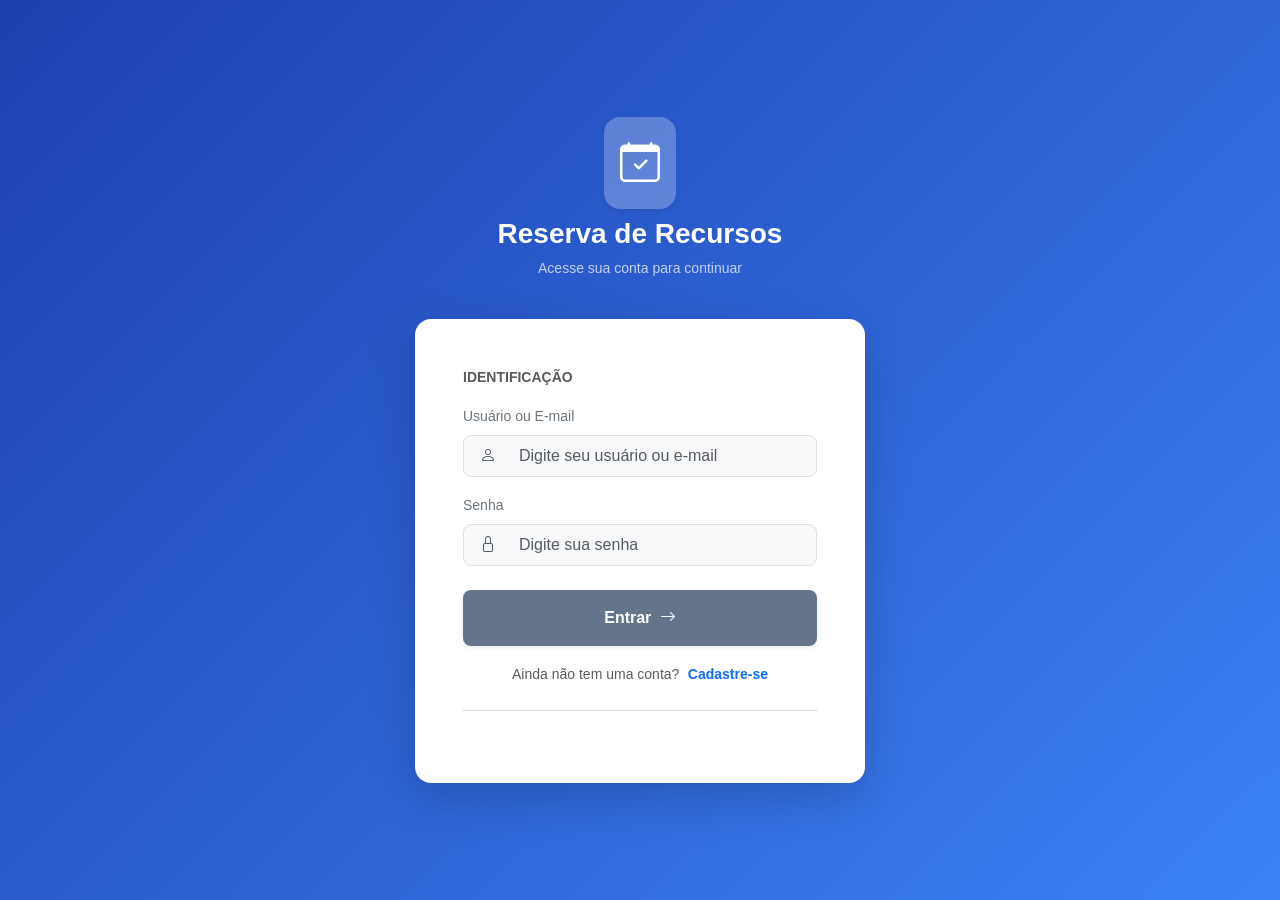
<file: index.html>
<!DOCTYPE html>
<html lang="pt-BR">
<head>
    <meta charset="UTF-8">
    <meta name="viewport" content="width=device-width, initial-scale=1.0">
    <title>Login</title>
    <link href="https://cdn.jsdelivr.net/npm/bootstrap@5.3.8/dist/css/bootstrap.min.css" rel="stylesheet">
    <link rel="stylesheet" href="https://cdn.jsdelivr.net/npm/bootstrap-icons@1.11.3/font/bootstrap-icons.min.css">
    <link rel="stylesheet" href="./CSS/style.css">
</head>
<body class="bg-primary-custom">

    <div class="container d-flex flex-column justify-content-center align-items-center min-vh-100 py-4">
        
        <div class="text-center text-white mb-4">
            <div class="bg-white bg-opacity-25 p-3 rounded-4 d-inline-block mb-2 shadow-sm">
                <i class="bi bi-calendar-check fs-1 text-white"></i>
            </div>
            <h1 class="h3 fw-bold">Reserva de Recursos</h1>
            <p class="text-light opacity-75 small">Acesse sua conta para continuar</p>
        </div>

        <div class="card border-0 shadow-lg rounded-4 w-100" style="max-width: 450px;">
            <div class="card-body p-4 p-md-5">
                
                <span class="d-block text-uppercase text-muted small fw-semibold mb-3">Identificação</span>

                <form action="./PHP/logar.php" method="POST">
                    
                    <div class="mb-3">
                        <label for="usuario" class="form-label text-secondary small fw-medium">Usuário ou E-mail</label>
                        <div class="input-group bg-light rounded-3 overflow-hidden border">
                            <span class="input-group-text bg-transparent border-0 text-muted ps-3">
                                <i class="bi bi-person"></i>
                            </span>
                            <input type="text" class="form-control bg-transparent border-0 py-2 shadow-none" id="usuario" name="email" placeholder="Digite seu usuário ou e-mail" required>
                        </div>
                    </div>

                    <div class="mb-4">
                        <label for="senha" class="form-label text-secondary small fw-medium">Senha</label>
                        <div class="input-group bg-light rounded-3 overflow-hidden border">
                            <span class="input-group-text bg-transparent border-0 text-muted ps-3">
                                <i class="bi bi-lock"></i>
                            </span>
                            <input type="password" class="form-control bg-transparent border-0 py-2 shadow-none" id="senha" name="senha" placeholder="Digite sua senha" required>
                        </div>
                    </div>
                   
                    <button type="submit" class="btn btn-secondary-custom w-100 py-3 fw-semibold rounded-3 text-white shadow-sm mb-3">
                        Entrar <i class="bi bi-arrow-right ms-1"></i>
                    </button>

                    <div class="text-center">
                        <span class="text-muted small">Ainda não tem uma conta?</span>
                        <a href="cadastro.html" class="text-decoration-none fw-semibold small ms-1 text-primary">Cadastre-se</a>
                    </div>
                </form>

                <hr class="my-4 text-muted opacity-25">

            </div>
        </div>

    </div>

    <script src="https://cdn.jsdelivr.net/npm/bootstrap@5.3.8/dist/js/bootstrap.bundle.min.js"></script>
</body>
</html>
</file>
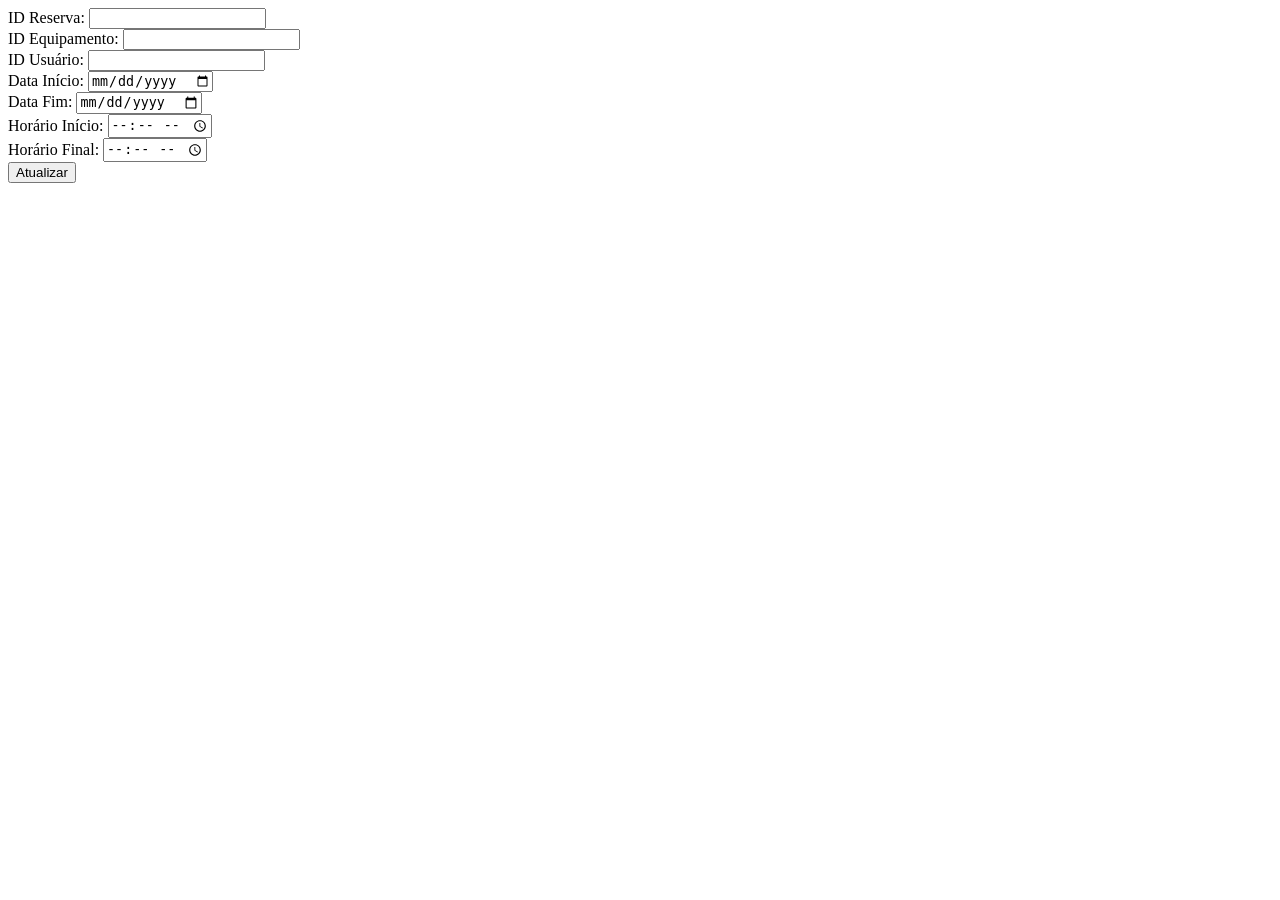
<file: atualizarReservaEquip.html>
<!DOCTYPE html>
<html lang="PT-BR">
    <head>
        <meta charset="UTF-8">
        <meta name="viewport" content="width=device-width, initial-scale=1.0">
        <title>Document</title>
    </head>
    <body>
        <form method="post" action="./PHP/atualizarResewrvaEquip.php">
            <label>ID Reserva:</label>
            <input type="text" name="id_reserva_equip" required><br>

            <label>ID Equipamento:</label>
            <input type="text" name="id_equip" required><br>

            <label>ID Usuário:</label>
            <input type="text" name="id_usuario" required><br>

            <label>Data Início:</label>
            <input type="date" name="inicio_data" required><br>

            <label>Data Fim:</label>
            <input type="date" name="fim_data" required><br>

            <label>Horário Início:</label>
            <input type="time" name="horario_inicio" required><br>

            <label>Horário Final:</label>
            <input type="time" name="horario_final" required><br>

            <button type="submit">Atualizar</button>
        </form>
    </body>
</html>
</file>
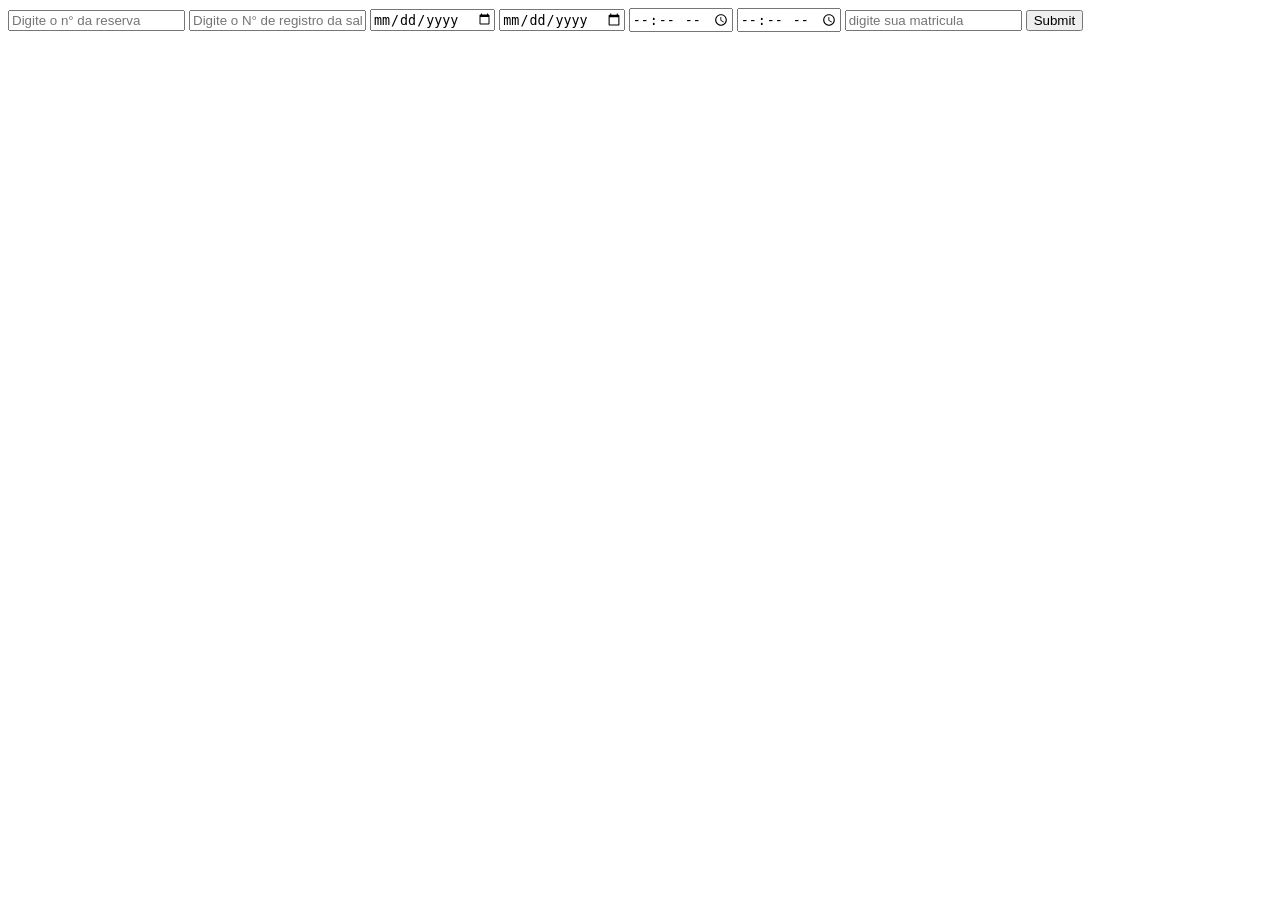
<file: atualizarReservaLab.html>
<!DOCTYPE html>
<html lang="pt-br">
<head>
    <meta charset="UTF-8">
    <meta name="viewport" content="width=device-width, initial-scale=1.0">
    <title>Document</title>
</head>
<body>
    <form method="post" action="./PHP/atualizarReservaLab.php">
        <input type="text" name="idreserva" placeholder="Digite o n° da reserva">
        <input type="text" name="salaLab" placeholder="Digite o N° de registro da sala">
        <input type="date" name="DtaInicio" placeholder="data de inicio da reserva">
        <input type="date" name="DtaFiml" placeholder="data de termino da reserva">
        <input type="time" name="tempInicio" placeholder="Horario de inico da reserva">
        <input type="time" name="tempFim" placeholder="horario de termino">
        <input type="text" name="matricula" placeholder="digite sua matricula">
        <input type="submit">
    </form>
</body>
</html>
</file>
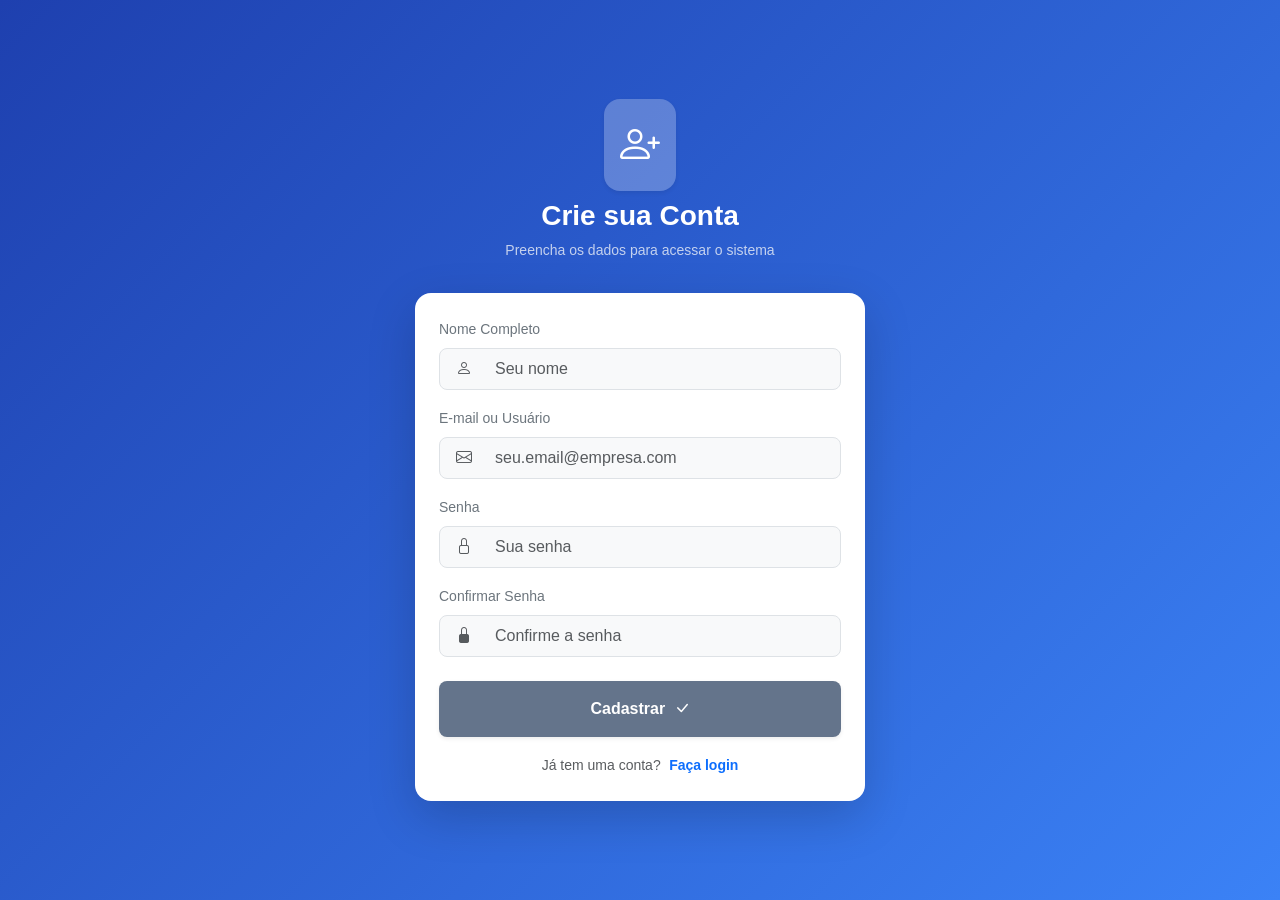
<file: cadastro.html>
<!DOCTYPE html>
<html lang="pt-BR">
<head>
    <meta charset="UTF-8">
    <meta name="viewport" content="width=device-width, initial-scale=1.0">
    <title>Cadastro</title>
    
    <link href="https://cdn.jsdelivr.net/npm/bootstrap@5.3.3/dist/css/bootstrap.min.css" rel="stylesheet">
    <link rel="stylesheet" href="https://cdn.jsdelivr.net/npm/bootstrap-icons@1.11.3/font/bootstrap-icons.min.css">
    <link rel="stylesheet" href="CSS/style.css">
</head>
<body class="bg-primary-custom">

    <div class="container d-flex flex-column justify-content-center align-items-center min-vh-100 py-4">
        

        <div class="text-center text-white mb-3">
            <div class="bg-white bg-opacity-25 p-3 rounded-4 d-inline-block mb-2 shadow-sm">
                <i class="bi bi-person-plus fs-1 text-white"></i>
            </div>
            <h1 class="h3 fw-bold">Crie sua Conta</h1>
            <p class="text-light opacity-75 small">Preencha os dados para acessar o sistema</p>
        </div>

      
        <div class="card border-0 shadow-lg rounded-4 w-100" style="max-width: 450px;">
            <div class="card-body p-4 p-md-4">
                
                <form action="./PHP/cadastrarUser.php" method="POST">
                    
                    <div class="mb-3">
                        <label for="nome" class="form-label text-secondary small fw-medium">Nome Completo</label>
                        <div class="input-group bg-light rounded-3 overflow-hidden border">
                            <span class="input-group-text bg-transparent border-0 text-muted ps-3"><i class="bi bi-person"></i></span>
                            <input type="text" class="form-control bg-transparent border-0 py-2 shadow-none" id="nome" name="nome" placeholder="Seu nome" required>
                        </div>
                    </div>

                    
                    <div class="mb-3">
                        <label for="email" class="form-label text-secondary small fw-medium">E-mail ou Usuário</label>
                        <div class="input-group bg-light rounded-3 overflow-hidden border">
                            <span class="input-group-text bg-transparent border-0 text-muted ps-3"><i class="bi bi-envelope"></i></span>
                            <input type="text" class="form-control bg-transparent border-0 py-2 shadow-none" id="email" name="email" placeholder="seu.email@empresa.com" required>
                        </div>
                    </div>

                    
                    <div class="mb-3">
                        <label for="senha" class="form-label text-secondary small fw-medium">Senha</label>
                        <div class="input-group bg-light rounded-3 overflow-hidden border">
                            <span class="input-group-text bg-transparent border-0 text-muted ps-3"><i class="bi bi-lock"></i></span>
                            <input type="password" class="form-control bg-transparent border-0 py-2 shadow-none" id="senha" name="senha" placeholder="Sua senha" required>
                        </div>
                    </div>

                    
                    <div class="mb-4">
                        <label for="senhaConfirmacao" class="form-label text-secondary small fw-medium">Confirmar Senha</label>
                        <div class="input-group bg-light rounded-3 overflow-hidden border">
                            <span class="input-group-text bg-transparent border-0 text-muted ps-3"><i class="bi bi-lock-fill"></i></span>
                            <input type="password" class="form-control bg-transparent border-0 py-2 shadow-none" id="senhaConfirmacao" name="senhaConfirmacao" placeholder="Confirme a senha" required>
                        </div>
                    </div>

                    
                    <button type="submit" class="btn btn-secondary-custom w-100 py-3 fw-semibold rounded-3 text-white shadow-sm mb-3">
                        Cadastrar <i class="bi bi-check-lg ms-1"></i>
                    </button>

                    
                    <div class="text-center">
                        <span class="text-muted small">Já tem uma conta?</span>
                        <a href="index.html" class="text-decoration-none fw-semibold small ms-1 text-primary">Faça login</a>
                    </div>
                </form>

            </div>
        </div>

    </div>

    <script src="https://cdn.jsdelivr.net/npm/bootstrap@5.3.3/dist/js/bootstrap.bundle.min.js"></script>
</body>
</html>
</file>
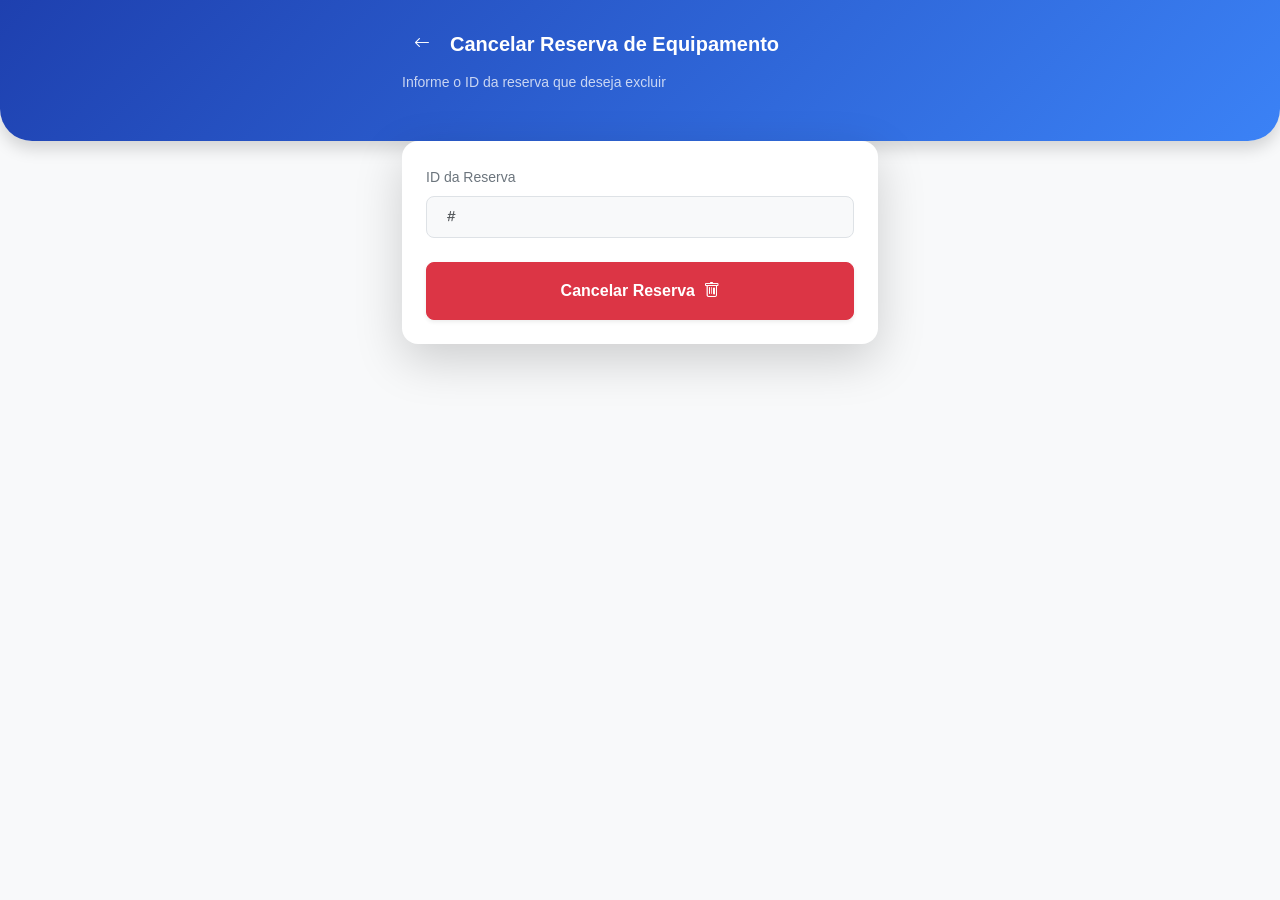
<file: cancelarReservaEquip.html>
<!DOCTYPE html>
<html lang="pt-BR">
<head>
    <meta charset="UTF-8">
    <meta name="viewport" content="width=device-width, initial-scale=1.0">
    <title>Cancelar Reserva de Equipamento</title>
    <link href="https://cdn.jsdelivr.net/npm/bootstrap@5.3.8/dist/css/bootstrap.min.css" rel="stylesheet">
    <link rel="stylesheet" href="https://cdn.jsdelivr.net/npm/bootstrap-icons@1.11.3/font/bootstrap-icons.min.css">
    <link rel="stylesheet" href="../CSS/style.css">
</head>
<body class="bg-light">

    <div class="bg-primary-custom text-white pb-5 pt-4 px-3 rounded-bottom-5 shadow">
        <div class="container max-w-custom">
            <div class="d-flex align-items-center gap-2 mb-2">
                <a href="homepage.html" class="btn btn-dark-glass rounded-circle p-2 text-white border-0" style="width: 40px; height: 40px;">
                    <i class="bi bi-arrow-left"></i>
                </a>
                <span class="fw-bold fs-5">Cancelar Reserva de Equipamento</span>
            </div>
            <p class="opacity-75 small mb-0">Informe o ID da reserva que deseja excluir</p>
        </div>
    </div>

    <div class="container max-w-custom mt-n4 pb-5">
        <div class="card border-0 shadow-lg rounded-4">
            <div class="card-body p-4">
                <form method="post" action="./PHP/cancelarReservaEquip.php">

                    <div class="mb-4">
                        <label class="form-label text-secondary small fw-medium">ID da Reserva</label>
                        <div class="input-group bg-light rounded-3 overflow-hidden border">
                            <span class="input-group-text bg-transparent border-0 text-muted ps-3">
                                <i class="bi bi-hash"></i>
                            </span>
                            <input type="text" class="form-control bg-transparent border-0 py-2 shadow-none" name="id_reserva" required>
                        </div>
                    </div>

                    <button type="submit" class="btn btn-danger w-100 py-3 fw-semibold rounded-3 shadow-sm">
                        Cancelar Reserva <i class="bi bi-trash ms-1"></i>
                    </button>
                </form>
            </div>
        </div>
    </div>

    <script src="https://cdn.jsdelivr.net/npm/bootstrap@5.3.8/dist/js/bootstrap.bundle.min.js"></script>
</body>
</html>
</file>
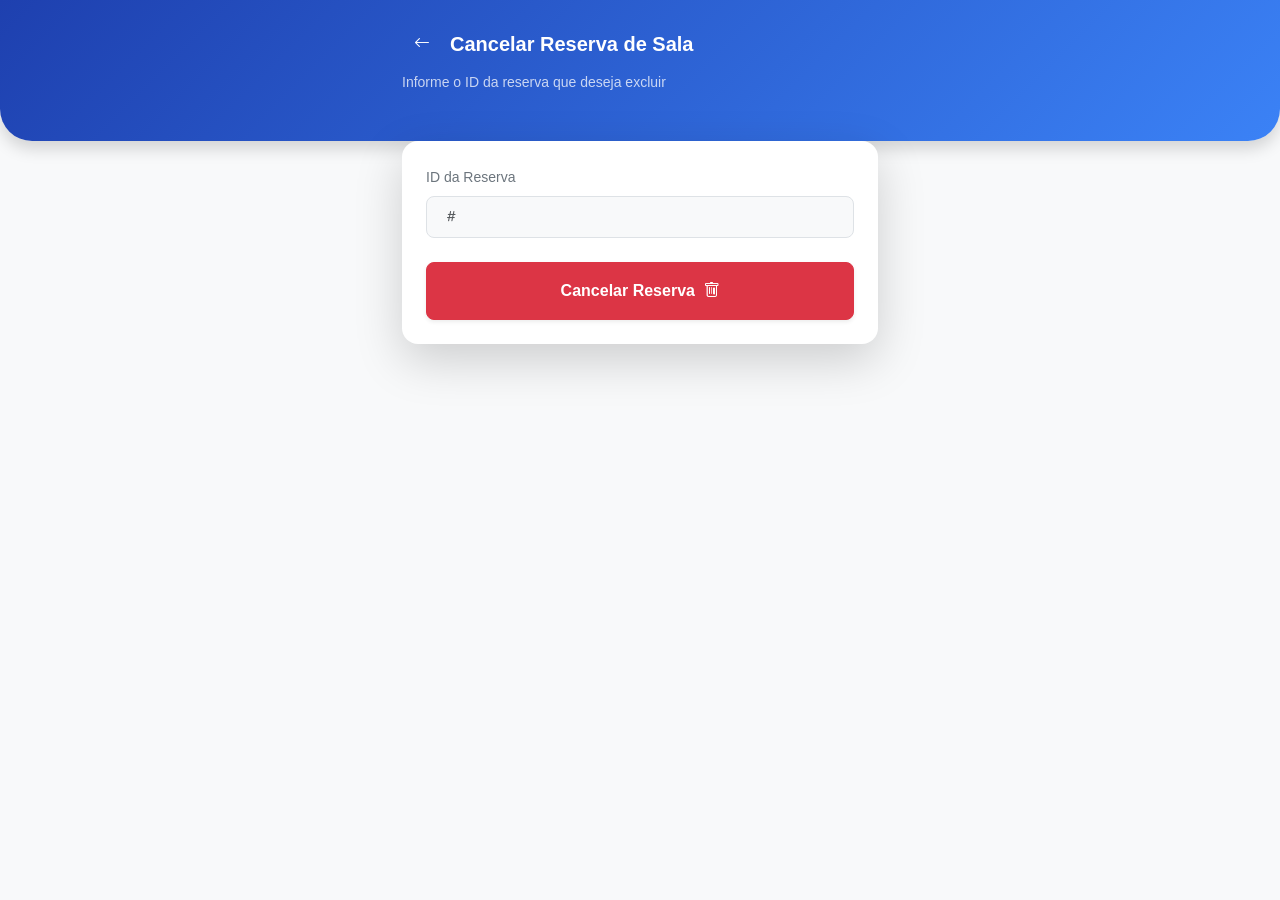
<file: cancelarReservaSala.html>
<!DOCTYPE html>
<html lang="pt-BR">
<head>
    <meta charset="UTF-8">
    <meta name="viewport" content="width=device-width, initial-scale=1.0">
    <title>Cancelar Reserva de Sala</title>
    <link href="https://cdn.jsdelivr.net/npm/bootstrap@5.3.8/dist/css/bootstrap.min.css" rel="stylesheet">
    <link rel="stylesheet" href="https://cdn.jsdelivr.net/npm/bootstrap-icons@1.11.3/font/bootstrap-icons.min.css">
    <link rel="stylesheet" href="./CSS/style.css">
</head>
<body class="bg-light">

    <div class="bg-primary-custom text-white pb-5 pt-4 px-3 rounded-bottom-5 shadow">
        <div class="container max-w-custom">
            <div class="d-flex align-items-center gap-2 mb-2">
                <a href="homepage.html" class="btn btn-dark-glass rounded-circle p-2 text-white border-0" style="width: 40px; height: 40px;">
                    <i class="bi bi-arrow-left"></i>
                </a>
                <span class="fw-bold fs-5">Cancelar Reserva de Sala</span>
            </div>
            <p class="opacity-75 small mb-0">Informe o ID da reserva que deseja excluir</p>
        </div>
    </div>

    <div class="container max-w-custom mt-n4 pb-5">
        <div class="card border-0 shadow-lg rounded-4">
            <div class="card-body p-4">
                <form method="post" action="./PHP/cancelarReservaSala.php">

                    <div class="mb-4">
                        <label class="form-label text-secondary small fw-medium">ID da Reserva</label>
                        <div class="input-group bg-light rounded-3 overflow-hidden border">
                            <span class="input-group-text bg-transparent border-0 text-muted ps-3">
                                <i class="bi bi-hash"></i>
                            </span>
                            <input type="text" class="form-control bg-transparent border-0 py-2 shadow-none" name="id_reserva" required>
                        </div>
                    </div>

                    <button type="submit" class="btn btn-danger w-100 py-3 fw-semibold rounded-3 shadow-sm">
                        Cancelar Reserva <i class="bi bi-trash ms-1"></i>
                    </button>
                </form>
            </div>
        </div>
    </div>

    <script src="https://cdn.jsdelivr.net/npm/bootstrap@5.3.8/dist/js/bootstrap.bundle.min.js"></script>
</body>
</html>
</file>
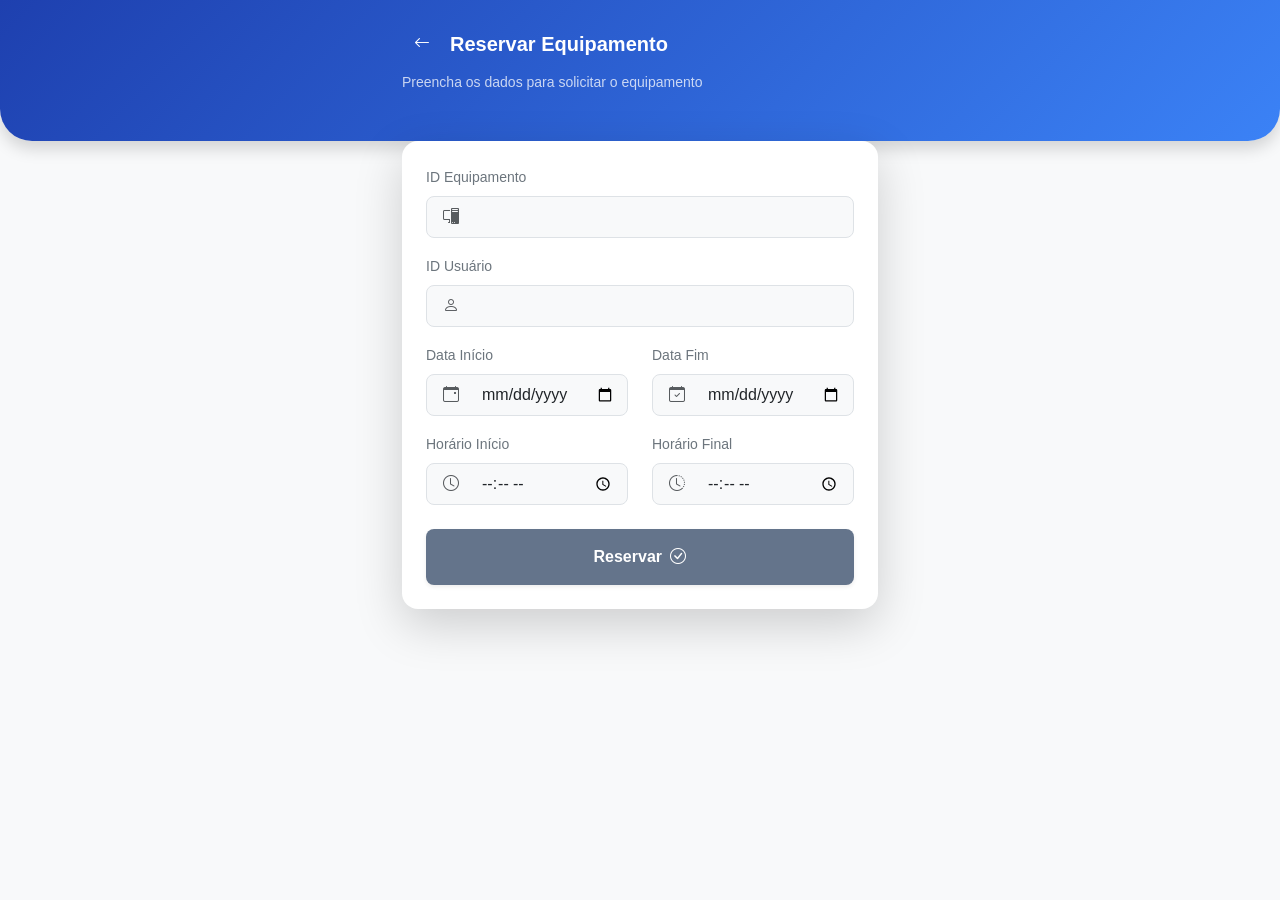
<file: criarReservaEquip.html>
<!DOCTYPE html>
<html lang="pt-BR">
<head>
    <meta charset="UTF-8">
    <meta name="viewport" content="width=device-width, initial-scale=1.0">
    <title>Reservar Equipamento</title>
    <link href="https://cdn.jsdelivr.net/npm/bootstrap@5.3.8/dist/css/bootstrap.min.css" rel="stylesheet">
    <link rel="stylesheet" href="https://cdn.jsdelivr.net/npm/bootstrap-icons@1.11.3/font/bootstrap-icons.min.css">
    <link rel="stylesheet" href="../CSS/style.css">
</head>
<body class="bg-light">

    <div class="bg-primary-custom text-white pb-5 pt-4 px-3 rounded-bottom-5 shadow">
        <div class="container max-w-custom">
            <div class="d-flex align-items-center gap-2 mb-2">
                <a href="homepage.html" class="btn btn-dark-glass rounded-circle p-2 text-white border-0" style="width: 40px; height: 40px;">
                    <i class="bi bi-arrow-left"></i>
                </a>
                <span class="fw-bold fs-5">Reservar Equipamento</span>
            </div>
            <p class="opacity-75 small mb-0">Preencha os dados para solicitar o equipamento</p>
        </div>
    </div>

    <div class="container max-w-custom mt-n4 pb-5">
        <div class="card border-0 shadow-lg rounded-4">
            <div class="card-body p-4">
                <form method="post" action="./criarReservaEquip.html">

                    <div class="mb-3">
                        <label class="form-label text-secondary small fw-medium">ID Equipamento</label>
                        <div class="input-group bg-light rounded-3 overflow-hidden border">
                            <span class="input-group-text bg-transparent border-0 text-muted ps-3">
                                <i class="bi bi-pc-display"></i>
                            </span>
                            <input type="text" class="form-control bg-transparent border-0 py-2 shadow-none" name="id_equip" required>
                        </div>
                    </div>

                    <div class="mb-3">
                        <label class="form-label text-secondary small fw-medium">ID Usuário</label>
                        <div class="input-group bg-light rounded-3 overflow-hidden border">
                            <span class="input-group-text bg-transparent border-0 text-muted ps-3">
                                <i class="bi bi-person"></i>
                            </span>
                            <input type="text" class="form-control bg-transparent border-0 py-2 shadow-none" name="id_usuario" required>
                        </div>
                    </div>

                    <div class="row">
                        <div class="col-6 mb-3">
                            <label class="form-label text-secondary small fw-medium">Data Início</label>
                            <div class="input-group bg-light rounded-3 overflow-hidden border">
                                <span class="input-group-text bg-transparent border-0 text-muted ps-3">
                                    <i class="bi bi-calendar-event"></i>
                                </span>
                                <input type="date" class="form-control bg-transparent border-0 py-2 shadow-none" name="inicio_data" required>
                            </div>
                        </div>
                        <div class="col-6 mb-3">
                            <label class="form-label text-secondary small fw-medium">Data Fim</label>
                            <div class="input-group bg-light rounded-3 overflow-hidden border">
                                <span class="input-group-text bg-transparent border-0 text-muted ps-3">
                                    <i class="bi bi-calendar-check"></i>
                                </span>
                                <input type="date" class="form-control bg-transparent border-0 py-2 shadow-none" name="fim_data" required>
                            </div>
                        </div>
                    </div>

                    <div class="row">
                        <div class="col-6 mb-4">
                            <label class="form-label text-secondary small fw-medium">Horário Início</label>
                            <div class="input-group bg-light rounded-3 overflow-hidden border">
                                <span class="input-group-text bg-transparent border-0 text-muted ps-3">
                                    <i class="bi bi-clock"></i>
                                </span>
                                <input type="time" class="form-control bg-transparent border-0 py-2 shadow-none" name="horario_inicio" required>
                            </div>
                        </div>
                        <div class="col-6 mb-4">
                            <label class="form-label text-secondary small fw-medium">Horário Final</label>
                            <div class="input-group bg-light rounded-3 overflow-hidden border">
                                <span class="input-group-text bg-transparent border-0 text-muted ps-3">
                                    <i class="bi bi-clock-history"></i>
                                </span>
                                <input type="time" class="form-control bg-transparent border-0 py-2 shadow-none" name="horario_final" required>
                            </div>
                        </div>
                    </div>

                    <button type="submit" class="btn btn-secondary-custom w-100 py-3 fw-semibold rounded-3 text-white shadow-sm">
                        Reservar <i class="bi bi-check-circle ms-1"></i>
                    </button>
                </form>
            </div>
        </div>
    </div>

    <script src="https://cdn.jsdelivr.net/npm/bootstrap@5.3.8/dist/js/bootstrap.bundle.min.js"></script>
</body>
</html>
</file>
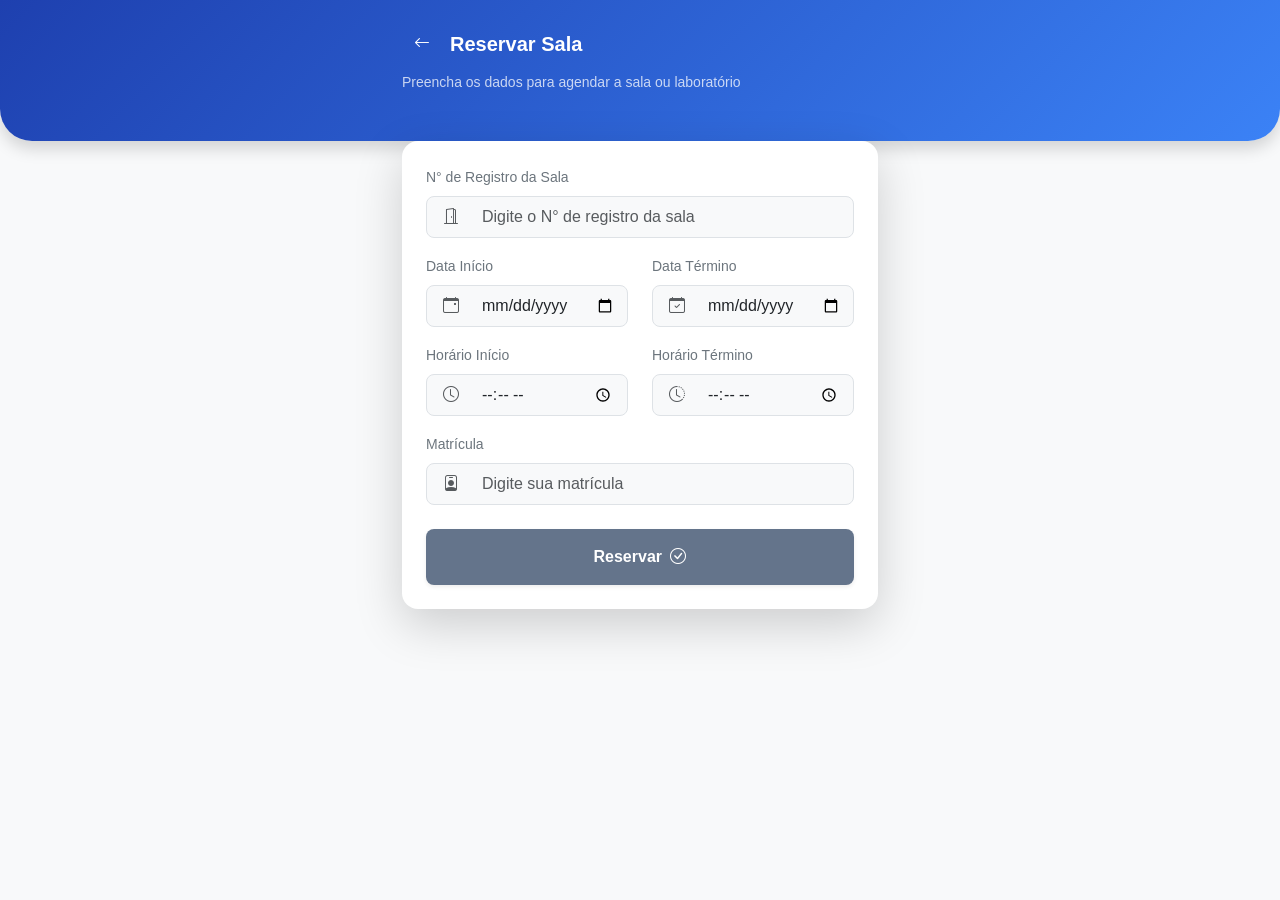
<file: criarRservalab.html>
<!DOCTYPE html>
<html lang="pt-BR">
<head>
    <meta charset="UTF-8">
    <meta name="viewport" content="width=device-width, initial-scale=1.0">
    <title>Reservar Sala</title>
    <link href="https://cdn.jsdelivr.net/npm/bootstrap@5.3.8/dist/css/bootstrap.min.css" rel="stylesheet">
    <link rel="stylesheet" href="https://cdn.jsdelivr.net/npm/bootstrap-icons@1.11.3/font/bootstrap-icons.min.css">
    <link rel="stylesheet" href="../CSS/style.css">
</head>
<body class="bg-light">

    <div class="bg-primary-custom text-white pb-5 pt-4 px-3 rounded-bottom-5 shadow">
        <div class="container max-w-custom">
            <div class="d-flex align-items-center gap-2 mb-2">
                <a href="homepage.html" class="btn btn-dark-glass rounded-circle p-2 text-white border-0" style="width: 40px; height: 40px;">
                    <i class="bi bi-arrow-left"></i>
                </a>
                <span class="fw-bold fs-5">Reservar Sala</span>
            </div>
            <p class="opacity-75 small mb-0">Preencha os dados para agendar a sala ou laboratório</p>
        </div>
    </div>

    <div class="container max-w-custom mt-n4 pb-5">
        <div class="card border-0 shadow-lg rounded-4">
            <div class="card-body p-4">
                <form method="post" action="./PHP/reservaSalas.php">

                    <div class="mb-3">
                        <label class="form-label text-secondary small fw-medium">N° de Registro da Sala</label>
                        <div class="input-group bg-light rounded-3 overflow-hidden border">
                            <span class="input-group-text bg-transparent border-0 text-muted ps-3">
                                <i class="bi bi-door-open"></i>
                            </span>
                            <input type="text" class="form-control bg-transparent border-0 py-2 shadow-none" name="salaLab" placeholder="Digite o N° de registro da sala">
                        </div>
                    </div>

                    <div class="row">
                        <div class="col-6 mb-3">
                            <label class="form-label text-secondary small fw-medium">Data Início</label>
                            <div class="input-group bg-light rounded-3 overflow-hidden border">
                                <span class="input-group-text bg-transparent border-0 text-muted ps-3">
                                    <i class="bi bi-calendar-event"></i>
                                </span>
                                <input type="date" class="form-control bg-transparent border-0 py-2 shadow-none" name="DtaInicio">
                            </div>
                        </div>
                        <div class="col-6 mb-3">
                            <label class="form-label text-secondary small fw-medium">Data Término</label>
                            <div class="input-group bg-light rounded-3 overflow-hidden border">
                                <span class="input-group-text bg-transparent border-0 text-muted ps-3">
                                    <i class="bi bi-calendar-check"></i>
                                </span>
                                <input type="date" class="form-control bg-transparent border-0 py-2 shadow-none" name="DtaFiml">
                            </div>
                        </div>
                    </div>

                    <div class="row">
                        <div class="col-6 mb-3">
                            <label class="form-label text-secondary small fw-medium">Horário Início</label>
                            <div class="input-group bg-light rounded-3 overflow-hidden border">
                                <span class="input-group-text bg-transparent border-0 text-muted ps-3">
                                    <i class="bi bi-clock"></i>
                                </span>
                                <input type="time" class="form-control bg-transparent border-0 py-2 shadow-none" name="tempInicio">
                            </div>
                        </div>
                        <div class="col-6 mb-3">
                            <label class="form-label text-secondary small fw-medium">Horário Término</label>
                            <div class="input-group bg-light rounded-3 overflow-hidden border">
                                <span class="input-group-text bg-transparent border-0 text-muted ps-3">
                                    <i class="bi bi-clock-history"></i>
                                </span>
                                <input type="time" class="form-control bg-transparent border-0 py-2 shadow-none" name="tempFim">
                            </div>
                        </div>
                    </div>

                    <div class="mb-4">
                        <label class="form-label text-secondary small fw-medium">Matrícula</label>
                        <div class="input-group bg-light rounded-3 overflow-hidden border">
                            <span class="input-group-text bg-transparent border-0 text-muted ps-3">
                                <i class="bi bi-person-badge"></i>
                            </span>
                            <input type="text" class="form-control bg-transparent border-0 py-2 shadow-none" name="matricula" placeholder="Digite sua matrícula">
                        </div>
                    </div>

                    <button type="submit" class="btn btn-secondary-custom w-100 py-3 fw-semibold rounded-3 text-white shadow-sm">
                        Reservar <i class="bi bi-check-circle ms-1"></i>
                    </button>
                </form>
            </div>
        </div>
    </div>

    <script src="https://cdn.jsdelivr.net/npm/bootstrap@5.3.8/dist/js/bootstrap.bundle.min.js"></script>
</body>
</html>
</file>
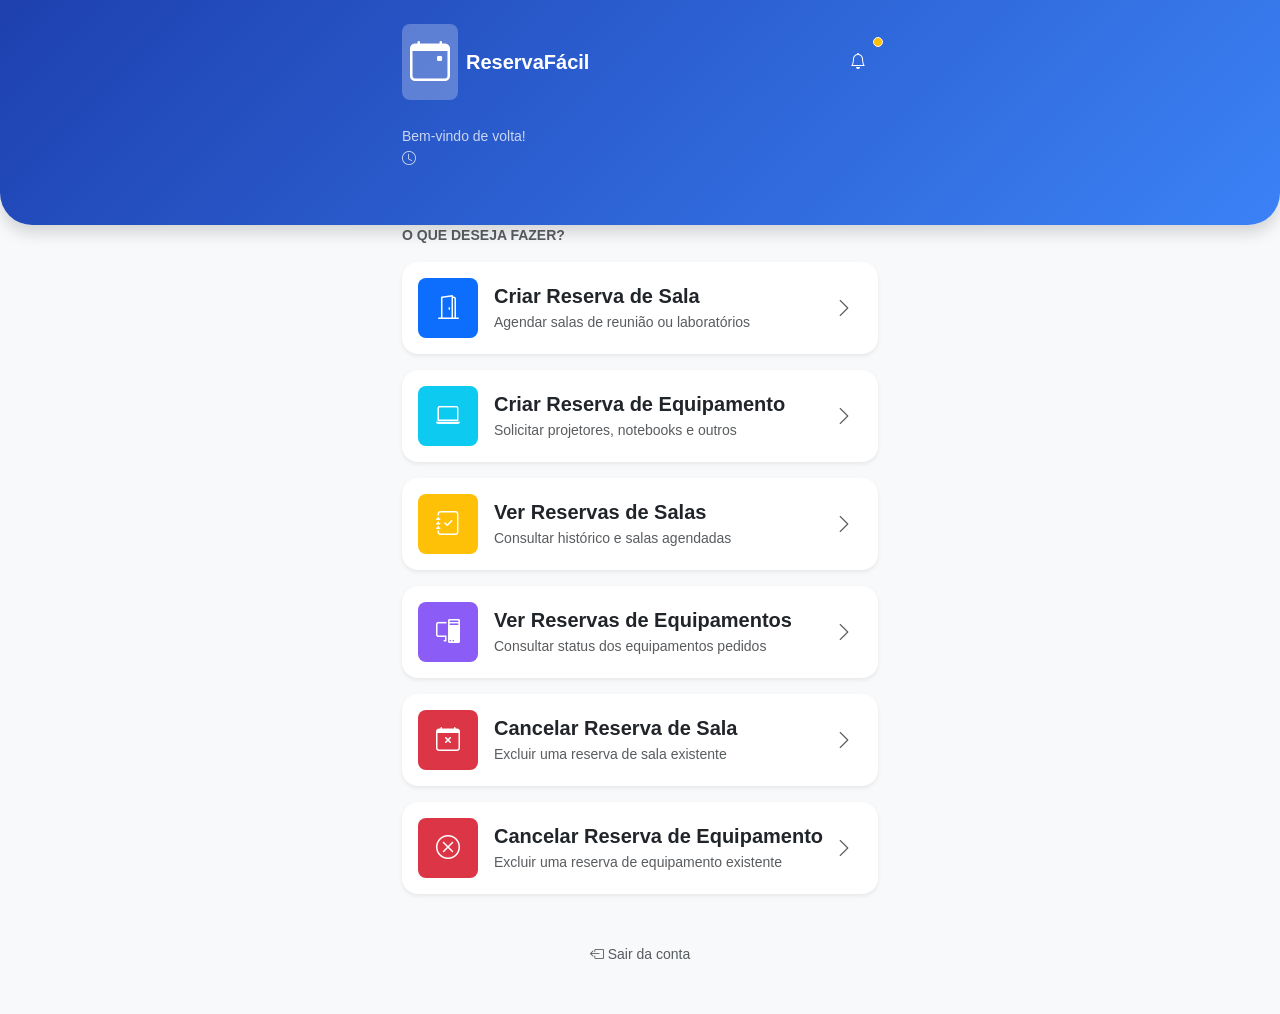
<file: homepage.html>
<!DOCTYPE html>
<html lang="pt-BR">
<head>
    <meta charset="UTF-8">
    <meta name="viewport" content="width=device-width, initial-scale=1.0">
    <title>Home</title>
    <link href="https://cdn.jsdelivr.net/npm/bootstrap@5.3.8/dist/css/bootstrap.min.css" rel="stylesheet">
    <link rel="stylesheet" href="https://cdn.jsdelivr.net/npm/bootstrap-icons@1.11.3/font/bootstrap-icons.min.css">
    <link rel="stylesheet" href="../CSS/style.css">
</head>
<body class="bg-light">

    
    <div class="bg-primary-custom text-white pb-5 pt-4 px-3 rounded-bottom-5 shadow">
        <div class="container max-w-custom">
            
            <div class="d-flex justify-content-between align-items-center mb-4">
                <div class="d-flex align-items-center gap-2">
                    <div class="bg-white bg-opacity-25 p-2 rounded-3">
                        <i class="bi bi-calendar-event fs-1 text-white"></i>
                    </div>
                    <span class="fw-bold fs-5">ReservaFácil</span>
                </div>
                
                <button class="btn btn-dark-glass rounded-circle p-2 text-white position-relative border-0" style="width: 40px; height: 40px;">
                    <i class="bi bi-bell"></i>
                    <span class="position-absolute top-0 start-100 translate-middle p-1 bg-warning border border-light rounded-circle"></span>
                </button>
            </div>

        
            <div class="mb-2">
                <span class="opacity-75 small">Bem-vindo de volta!</span>
                <p class="opacity-75 small mb-0"><i class="bi bi-clock me-1"></i> 
            </div>

        </div>
    </div>

    
    <div class="container max-w-custom mt-n4 pb-5">
        
        <p class="text-uppercase text-muted small fw-bold mb-3 tracking-wider">O que deseja fazer?</p>

        <div class="d-flex flex-column gap-3">

            
            <a href="/../Projeto-Integrador/criarRservalab.html" class="card border-0 shadow-sm rounded-4 text-decoration-none transition-hover">
                <div class="card-body p-3 d-flex align-items-center justify-content-between">
                    <div class="d-flex align-items-center gap-3">
                        <div class="bg-primary text-white p-3 rounded-3 fs-4 d-flex align-items-center justify-content-center" style="width: 60px; height: 60px;">
                            <i class="bi bi-door-open"></i>
                        </div>
                        <div>
                            <h5 class="fw-bold text-dark mb-1">Criar Reserva de Sala</h5>
                            <p class="text-muted small mb-0">Agendar salas de reunião ou laboratórios</p>
                        </div>
                    </div>
                    <i class="bi bi-chevron-right text-muted fs-5 pe-2"></i>
                </div>
            </a>

            
            <a href="/../Projeto-Integrador/criarReservaEquip.html" class="card border-0 shadow-sm rounded-4 text-decoration-none transition-hover">
                <div class="card-body p-3 d-flex align-items-center justify-content-between">
                    <div class="d-flex align-items-center gap-3">
                        <div class="bg-info text-white p-3 rounded-3 fs-4 d-flex align-items-center justify-content-center" style="width: 60px; height: 60px;">
                            <i class="bi bi-laptop"></i>
                        </div>
                        <div>
                            <h5 class="fw-bold text-dark mb-1">Criar Reserva de Equipamento</h5>
                            <p class="text-muted small mb-0">Solicitar projetores, notebooks e outros</p>
                        </div>
                    </div>
                    <i class="bi bi-chevron-right text-muted fs-5 pe-2"></i>
                </div>
            </a>

           
            <a href="/../Projeto-Integrador/PHP/exibirReservasLab.php" class="card border-0 shadow-sm rounded-4 text-decoration-none transition-hover">
                <div class="card-body p-3 d-flex align-items-center justify-content-between">
                    <div class="d-flex align-items-center gap-3">
                        <div class="bg-warning text-white p-3 rounded-3 fs-4 d-flex align-items-center justify-content-center" style="width: 60px; height: 60px;">
                            <i class="bi bi-journal-check"></i>
                        </div>
                        <div>
                            <h5 class="fw-bold text-dark mb-1">Ver Reservas de Salas</h5>
                            <p class="text-muted small mb-0">Consultar histórico e salas agendadas</p>
                        </div>
                    </div>
                    <i class="bi bi-chevron-right text-muted fs-5 pe-2"></i>
                </div>
            </a>

            
            <a href="/../Projeto-Integrador/PHP/exibirReservasEquip.php" class="card border-0 shadow-sm rounded-4 text-decoration-none transition-hover">
                <div class="card-body p-3 d-flex align-items-center justify-content-between">
                    <div class="d-flex align-items-center gap-3">
                        <div class="text-white p-3 rounded-3 fs-4 d-flex align-items-center justify-content-center" style="width: 60px; height: 60px; background-color: #8b5cf6;">
                            <i class="bi bi-pc-display"></i>
                        </div>
                        <div>
                            <h5 class="fw-bold text-dark mb-1">Ver Reservas de Equipamentos</h5>
                            <p class="text-muted small mb-0">Consultar status dos equipamentos pedidos</p>
                        </div>
                    </div>
                    <i class="bi bi-chevron-right text-muted fs-5 pe-2"></i>
                </div>
            </a>


            <a href="/../Projeto-Integrador/cancelarReservaSala.html" class="card border-0 shadow-sm rounded-4 text-decoration-none transition-hover">
                <div class="card-body p-3 d-flex align-items-center justify-content-between">
                    <div class="d-flex align-items-center gap-3">
                        <div class="bg-danger text-white p-3 rounded-3 fs-4 d-flex align-items-center justify-content-center" style="width: 60px; height: 60px;">
                            <i class="bi bi-calendar-x"></i>
                        </div>
                        <div>
                            <h5 class="fw-bold text-dark mb-1">Cancelar Reserva de Sala</h5>
                            <p class="text-muted small mb-0">Excluir uma reserva de sala existente</p>
                        </div>
                    </div>
                    <i class="bi bi-chevron-right text-muted fs-5 pe-2"></i>
                </div>
            </a>

            <a href="/../Projeto-Integrador/cancelarReservaEquip.html" class="card border-0 shadow-sm rounded-4 text-decoration-none transition-hover">
                <div class="card-body p-3 d-flex align-items-center justify-content-between">
                    <div class="d-flex align-items-center gap-3">
                        <div class="bg-danger text-white p-3 rounded-3 fs-4 d-flex align-items-center justify-content-center" style="width: 60px; height: 60px;">
                            <i class="bi bi-x-circle"></i>
                        </div>
                        <div>
                            <h5 class="fw-bold text-dark mb-1">Cancelar Reserva de Equipamento</h5>
                            <p class="text-muted small mb-0">Excluir uma reserva de equipamento existente</p>
                        </div>
                    </div>
                    <i class="bi bi-chevron-right text-muted fs-5 pe-2"></i>
                </div>
            </a>

        </div>

        
        <div class="text-center mt-5">
            <a href="index.html" class="text-decoration-none text-muted small d-inline-flex align-items-center gap-1">
                <i class="bi bi-box-arrow-left"></i> Sair da conta
            </a>
        </div>

    </div>

    <script src="https://cdn.jsdelivr.net/npm/bootstrap@5.3.8/dist/js/bootstrap.bundle.min.js"></script>
</body>
</html>
</file>
<file: CSS/style.css>
body {
    font-family: 'Segoe UI', Tahoma, Geneva, Verdana, sans-serif;
    background-color: #f4f6f9;
    color: #334155;
}

.bg-primary-custom {
    background: linear-gradient(135deg, #1e40af 0%, #3b82f6 100%) !important;
}


.btn-secondary-custom {
    background-color: #64748b;
    border: none;
    transition: background-color 0.2s ease;
}

.btn-secondary-custom:hover {
    background-color: #475569;
}

.bg-dark-glass {
    background-color: rgba(255, 255, 255, 0.15);
}


.max-w-custom {
    max-width: 500px;
    margin-left: auto;
    margin-right: auto;
}


.transition-hover {
    transition: transform 0.2s ease, box-shadow 0.2s ease;
}

.transition-hover:hover {
    transform: translateY(-2px);
    box-shadow: 0 .5rem 1rem rgba(0,0,0,.08) !important;
}

.form-control:focus, .input-group:focus-within {
    box-shadow: none;
    border-color: #3b82f6 !important;
}


.table th {
    font-weight: 600;
    color: #475569;
    background-color: #f8fafc;
}

.table td {
    vertical-align: middle;
    color: #334155;
}
</file>
